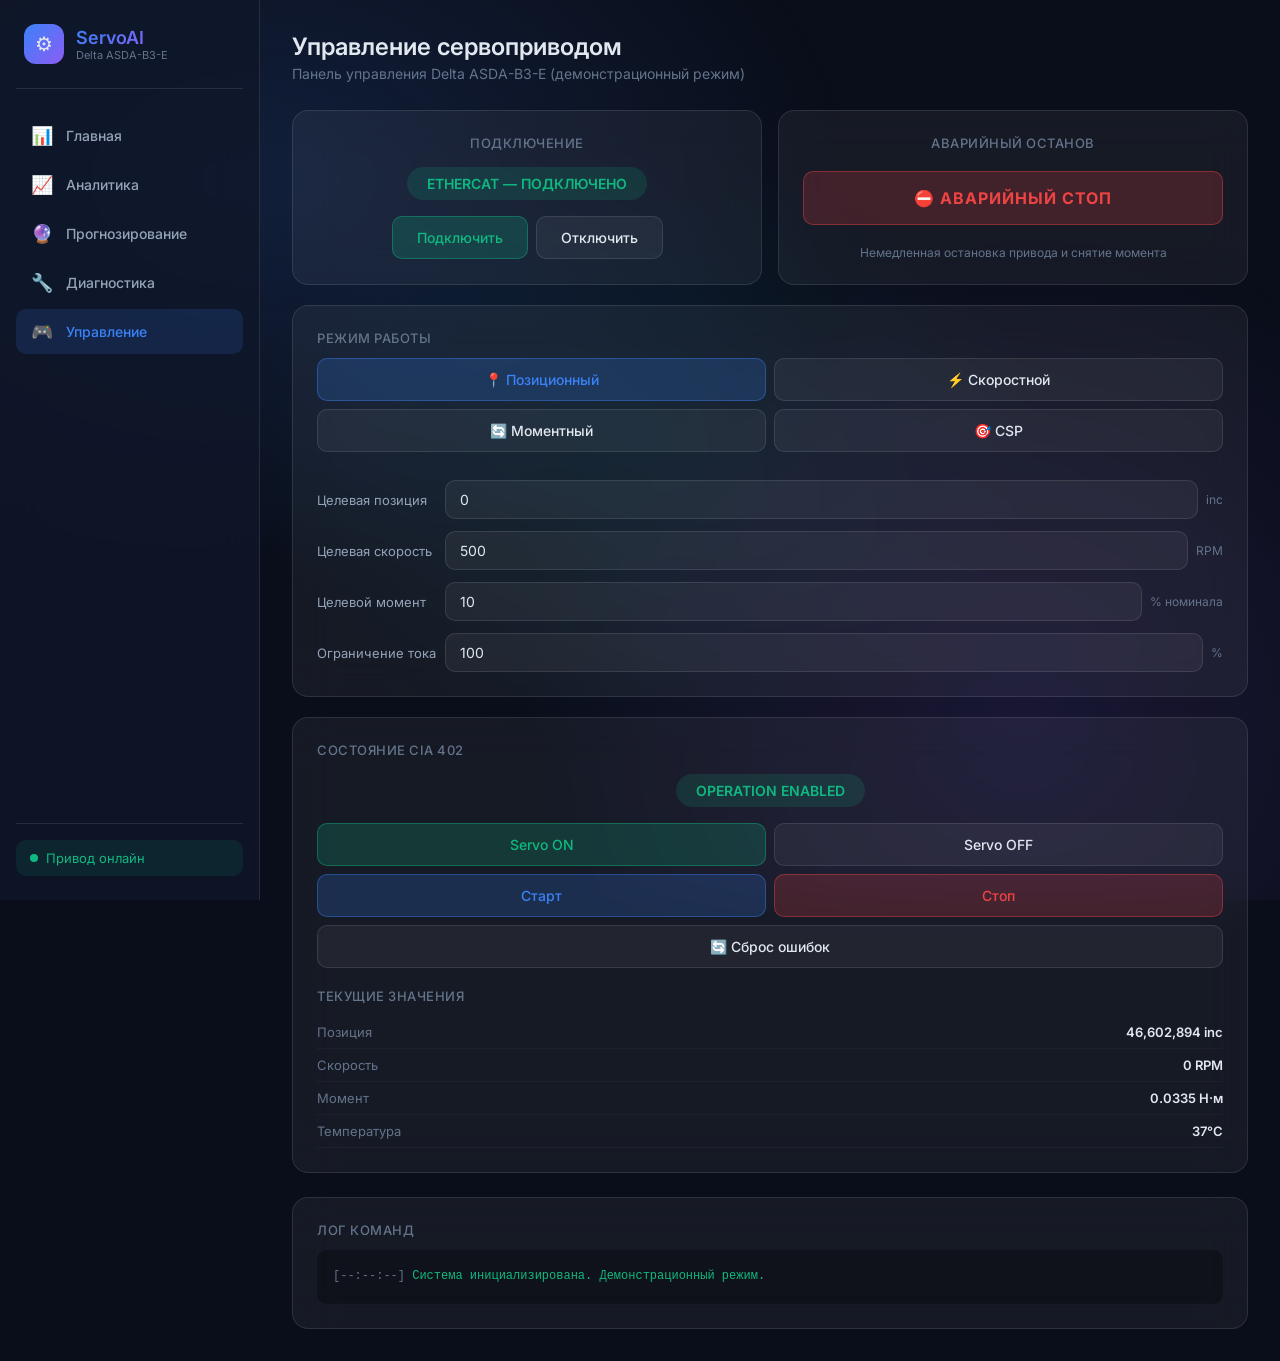
<file: dashboard/control.html>
<!DOCTYPE html>
<html lang="ru">
<head>
  <meta charset="UTF-8">
  <meta name="viewport" content="width=device-width, initial-scale=1.0">
  <title>ServoAI — Управление</title>
  <link rel="stylesheet" href="styles.css">
</head>
<body>
<div class="layout">
  <aside class="sidebar">
    <div class="logo"><div class="logo-icon">⚙</div><div><h1>ServoAI</h1><span>Delta ASDA-B3-E</span></div></div>
    <ul class="nav-links">
      <li><a href="index.html"><span class="icon">📊</span> Главная</a></li>
      <li><a href="analytics.html"><span class="icon">📈</span> Аналитика</a></li>
      <li><a href="predictions.html"><span class="icon">🔮</span> Прогнозирование</a></li>
      <li><a href="diagnostics.html"><span class="icon">🔧</span> Диагностика</a></li>
      <li><a href="control.html" class="active"><span class="icon">🎮</span> Управление</a></li>
    </ul>
    <div class="sidebar-footer"><div class="status-badge"><span class="status-dot"></span>Привод онлайн</div></div>
  </aside>

  <main class="main">
    <div class="page-header">
      <h2>Управление сервоприводом</h2>
      <p>Панель управления Delta ASDA-B3-E (демонстрационный режим)</p>
    </div>

    <!-- Connection + Emergency -->
    <div class="kpi-grid" style="margin-bottom:20px">
      <div class="card" style="text-align:center">
        <div class="card-title">Подключение</div>
        <div style="margin:16px 0">
          <span class="badge badge-ok" style="font-size:14px;padding:8px 20px" id="conn-badge">EtherCAT — Подключено</span>
        </div>
        <div style="display:flex;gap:8px;justify-content:center">
          <button class="btn btn-success" onclick="logCmd('Подключение установлено')">Подключить</button>
          <button class="btn" onclick="logCmd('Отключено от привода')">Отключить</button>
        </div>
      </div>
      <div class="card" style="text-align:center">
        <div class="card-title">Аварийный останов</div>
        <div style="margin:20px 0">
          <button class="btn btn-danger btn-lg" onclick="emergencyStop()" style="width:100%">
            ⛔ АВАРИЙНЫЙ СТОП
          </button>
        </div>
        <div style="color:var(--text-muted);font-size:12px">Немедленная остановка привода и снятие момента</div>
      </div>
    </div>

    <div class="chart-grid">
      <!-- Mode selection -->
      <div class="card">
        <div class="card-title">Режим работы</div>
        <div class="control-group">
          <div style="display:grid;grid-template-columns:1fr 1fr;gap:8px;margin-bottom:16px">
            <button class="btn btn-primary mode-btn active-mode" data-mode="1" onclick="setMode(this)">📍 Позиционный</button>
            <button class="btn mode-btn" data-mode="3" onclick="setMode(this)">⚡ Скоростной</button>
            <button class="btn mode-btn" data-mode="4" onclick="setMode(this)">🔄 Моментный</button>
            <button class="btn mode-btn" data-mode="8" onclick="setMode(this)">🎯 CSP</button>
          </div>

          <div class="input-group">
            <label>Целевая позиция</label>
            <input type="number" id="target-pos" value="0" step="1000">
            <span style="color:var(--text-muted);font-size:12px">inc</span>
          </div>
          <div class="input-group">
            <label>Целевая скорость</label>
            <input type="number" id="target-vel" value="500" step="100">
            <span style="color:var(--text-muted);font-size:12px">RPM</span>
          </div>
          <div class="input-group">
            <label>Целевой момент</label>
            <input type="number" id="target-trq" value="10" step="1">
            <span style="color:var(--text-muted);font-size:12px">% номинала</span>
          </div>
          <div class="input-group">
            <label>Ограничение тока</label>
            <input type="number" id="limit-cur" value="100" step="5" min="0" max="100">
            <span style="color:var(--text-muted);font-size:12px">%</span>
          </div>
        </div>
      </div>

      <!-- State machine -->
      <div class="card">
        <div class="card-title">Состояние CiA 402</div>
        <div style="text-align:center;margin:16px 0">
          <span class="badge badge-ok" style="font-size:14px;padding:8px 20px" id="state-badge">Operation Enabled</span>
        </div>
        <div class="control-group" style="gap:8px">
          <div style="display:grid;grid-template-columns:1fr 1fr;gap:8px">
            <button class="btn btn-success" onclick="sendCtrl('Servo ON — привод включён')">Servo ON</button>
            <button class="btn" onclick="sendCtrl('Servo OFF — привод выключен')">Servo OFF</button>
            <button class="btn btn-primary" onclick="sendCtrl('Запуск движения')">Старт</button>
            <button class="btn btn-danger" onclick="sendCtrl('Остановка движения')">Стоп</button>
          </div>
          <button class="btn" onclick="sendCtrl('Сброс ошибок (Fault Reset)')">🔄 Сброс ошибок</button>
        </div>

        <div style="margin-top:20px">
          <div class="card-title">Текущие значения</div>
          <div class="stat-row"><span class="stat-label">Позиция</span><span class="stat-value" id="cv-pos">—</span></div>
          <div class="stat-row"><span class="stat-label">Скорость</span><span class="stat-value" id="cv-vel">—</span></div>
          <div class="stat-row"><span class="stat-label">Момент</span><span class="stat-value" id="cv-trq">—</span></div>
          <div class="stat-row"><span class="stat-label">Температура</span><span class="stat-value" id="cv-temp">—</span></div>
        </div>
      </div>
    </div>

    <!-- Command log -->
    <div class="card" style="margin-top:20px">
      <div class="card-title">Лог команд</div>
      <div class="log-console" id="cmd-log">
        <div class="log-line"><span class="time">[--:--:--]</span> <span class="ok">Система инициализирована. Демонстрационный режим.</span></div>
      </div>
    </div>
  </main>
</div>

<script src="data.js"></script>
<script>
const last = TELEMETRY[TELEMETRY.length - 1];
document.getElementById('cv-pos').textContent = last.position.toLocaleString() + ' inc';
document.getElementById('cv-vel').textContent = last.velocity + ' RPM';
document.getElementById('cv-trq').textContent = (last.torque_Nm?.toFixed(4) ?? '—') + ' Н·м';
document.getElementById('cv-temp').textContent = last.drive_temp + '°C';

function now() {
  const d = new Date();
  return d.toTimeString().split(' ')[0];
}

function logCmd(msg, cls = 'cmd') {
  const log = document.getElementById('cmd-log');
  log.innerHTML += `<div class="log-line"><span class="time">[${now()}]</span> <span class="${cls}">${msg}</span></div>`;
  log.scrollTop = log.scrollHeight;
}

function setMode(btn) {
  document.querySelectorAll('.mode-btn').forEach(b => { b.classList.remove('btn-primary'); b.classList.add(''); });
  btn.classList.add('btn-primary');
  const modes = { '1': 'Позиционный (PP)', '3': 'Скоростной (PV)', '4': 'Моментный (TQ)', '8': 'CSP' };
  logCmd('Режим установлен: ' + modes[btn.dataset.mode]);
}

function sendCtrl(msg) {
  logCmd(msg);
}

function emergencyStop() {
  logCmd('⛔ АВАРИЙНЫЙ ОСТАНОВ АКТИВИРОВАН', 'err');
  document.getElementById('state-badge').textContent = 'Quick Stop Active';
  document.getElementById('state-badge').className = 'badge badge-danger';
  setTimeout(() => {
    logCmd('Привод остановлен. Требуется сброс ошибок.', 'err');
  }, 500);
}
</script>

<style>
.active-mode { background: rgba(59,130,246,0.2) !important; border-color: rgba(59,130,246,0.4) !important; }
</style>
</body>
</html>
</file>
<file: dashboard/styles.css>
/* ===== Glassmorphism Dashboard Theme ===== */
@import url('https://fonts.googleapis.com/css2?family=Inter:wght@300;400;500;600;700&display=swap');

:root {
  --bg-1: #0a0e1a;
  --bg-2: #111827;
  --glass: rgba(255,255,255,0.05);
  --glass-border: rgba(255,255,255,0.1);
  --glass-hover: rgba(255,255,255,0.08);
  --accent: #3b82f6;
  --accent-2: #8b5cf6;
  --accent-3: #06b6d4;
  --success: #10b981;
  --warning: #f59e0b;
  --danger: #ef4444;
  --text: #e2e8f0;
  --text-dim: #94a3b8;
  --text-muted: #64748b;
  --radius: 16px;
  --radius-sm: 10px;
}

* { margin:0; padding:0; box-sizing:border-box; }

body {
  font-family: 'Inter', sans-serif;
  background: var(--bg-1);
  color: var(--text);
  min-height: 100vh;
  overflow-x: hidden;
}

/* Animated gradient background */
body::before {
  content: '';
  position: fixed;
  inset: 0;
  background:
    radial-gradient(ellipse 600px 400px at 20% 20%, rgba(59,130,246,0.15), transparent),
    radial-gradient(ellipse 500px 500px at 80% 80%, rgba(139,92,246,0.12), transparent),
    radial-gradient(ellipse 400px 300px at 50% 50%, rgba(6,182,212,0.08), transparent);
  z-index: 0;
  pointer-events: none;
}

/* ===== Layout ===== */
.layout {
  display: flex;
  min-height: 100vh;
  position: relative;
  z-index: 1;
}

/* ===== Sidebar ===== */
.sidebar {
  width: 260px;
  min-height: 100vh;
  background: rgba(15,23,42,0.8);
  backdrop-filter: blur(20px);
  border-right: 1px solid var(--glass-border);
  padding: 24px 16px;
  display: flex;
  flex-direction: column;
  position: fixed;
  left: 0;
  top: 0;
  z-index: 100;
}

.sidebar .logo {
  display: flex;
  align-items: center;
  gap: 12px;
  padding: 0 8px 24px;
  border-bottom: 1px solid var(--glass-border);
  margin-bottom: 24px;
}

.logo-icon {
  width: 40px;
  height: 40px;
  background: linear-gradient(135deg, var(--accent), var(--accent-2));
  border-radius: 12px;
  display: flex;
  align-items: center;
  justify-content: center;
  font-size: 20px;
}

.logo h1 {
  font-size: 18px;
  font-weight: 600;
  background: linear-gradient(135deg, var(--accent), var(--accent-2));
  -webkit-background-clip: text;
  -webkit-text-fill-color: transparent;
}

.logo span {
  font-size: 11px;
  color: var(--text-muted);
  display: block;
}

.nav-links {
  list-style: none;
  display: flex;
  flex-direction: column;
  gap: 4px;
}

.nav-links a {
  display: flex;
  align-items: center;
  gap: 12px;
  padding: 12px 14px;
  border-radius: var(--radius-sm);
  color: var(--text-dim);
  text-decoration: none;
  font-size: 14px;
  font-weight: 500;
  transition: all 0.2s;
}

.nav-links a:hover {
  background: var(--glass-hover);
  color: var(--text);
}

.nav-links a.active {
  background: rgba(59,130,246,0.15);
  color: var(--accent);
}

.nav-links a .icon {
  font-size: 18px;
  width: 24px;
  text-align: center;
}

.sidebar-footer {
  margin-top: auto;
  padding-top: 16px;
  border-top: 1px solid var(--glass-border);
}

.status-badge {
  display: flex;
  align-items: center;
  gap: 8px;
  padding: 10px 14px;
  border-radius: var(--radius-sm);
  background: rgba(16,185,129,0.1);
  font-size: 13px;
  color: var(--success);
}

.status-dot {
  width: 8px;
  height: 8px;
  border-radius: 50%;
  background: var(--success);
  animation: pulse 2s infinite;
}

@keyframes pulse {
  0%, 100% { opacity: 1; }
  50% { opacity: 0.4; }
}

/* ===== Main content ===== */
.main {
  margin-left: 260px;
  flex: 1;
  padding: 32px;
  min-height: 100vh;
}

.page-header {
  margin-bottom: 28px;
}

.page-header h2 {
  font-size: 24px;
  font-weight: 600;
  margin-bottom: 4px;
}

.page-header p {
  color: var(--text-muted);
  font-size: 14px;
}

/* ===== Glass Card ===== */
.card {
  background: var(--glass);
  backdrop-filter: blur(20px);
  border: 1px solid var(--glass-border);
  border-radius: var(--radius);
  padding: 24px;
  transition: all 0.3s;
}

.card:hover {
  background: var(--glass-hover);
  border-color: rgba(255,255,255,0.15);
  box-shadow: 0 8px 32px rgba(0,0,0,0.3);
}

.card-title {
  font-size: 13px;
  font-weight: 500;
  color: var(--text-muted);
  text-transform: uppercase;
  letter-spacing: 0.5px;
  margin-bottom: 12px;
}

/* ===== KPI Grid ===== */
.kpi-grid {
  display: grid;
  grid-template-columns: repeat(auto-fit, minmax(200px, 1fr));
  gap: 16px;
  margin-bottom: 24px;
}

.kpi-card {
  position: relative;
  overflow: hidden;
}

.kpi-value {
  font-size: 28px;
  font-weight: 700;
  margin-bottom: 4px;
}

.kpi-unit {
  font-size: 14px;
  font-weight: 400;
  color: var(--text-dim);
}

.kpi-change {
  font-size: 12px;
  margin-top: 8px;
}

.kpi-change.up { color: var(--success); }
.kpi-change.down { color: var(--danger); }
.kpi-change.neutral { color: var(--text-muted); }

.kpi-icon {
  position: absolute;
  right: 20px;
  top: 20px;
  font-size: 32px;
  opacity: 0.3;
}

.kpi-sparkline {
  margin-top: 12px;
  height: 40px;
}

/* ===== Charts ===== */
.chart-grid {
  display: grid;
  grid-template-columns: repeat(auto-fit, minmax(480px, 1fr));
  gap: 20px;
  margin-bottom: 24px;
}

.chart-container {
  position: relative;
  height: 280px;
}

.chart-full {
  height: 350px;
}

/* ===== Tables ===== */
.table-wrap {
  overflow-x: auto;
}

table {
  width: 100%;
  border-collapse: collapse;
  font-size: 13px;
}

th {
  text-align: left;
  padding: 12px 16px;
  color: var(--text-muted);
  font-weight: 500;
  border-bottom: 1px solid var(--glass-border);
  text-transform: uppercase;
  letter-spacing: 0.5px;
  font-size: 11px;
}

td {
  padding: 12px 16px;
  border-bottom: 1px solid rgba(255,255,255,0.03);
}

tr:hover td {
  background: var(--glass-hover);
}

/* ===== Severity badges ===== */
.badge {
  display: inline-block;
  padding: 4px 10px;
  border-radius: 20px;
  font-size: 11px;
  font-weight: 600;
  text-transform: uppercase;
}

.badge-ok { background: rgba(16,185,129,0.15); color: var(--success); }
.badge-warn { background: rgba(245,158,11,0.15); color: var(--warning); }
.badge-danger { background: rgba(239,68,68,0.15); color: var(--danger); }
.badge-info { background: rgba(59,130,246,0.15); color: var(--accent); }

/* ===== Gauge / Progress ===== */
.gauge-wrap {
  display: flex;
  align-items: center;
  justify-content: center;
  padding: 20px;
}

.progress-bar {
  height: 8px;
  background: rgba(255,255,255,0.08);
  border-radius: 4px;
  overflow: hidden;
  margin-top: 8px;
}

.progress-fill {
  height: 100%;
  border-radius: 4px;
  transition: width 1s ease;
}

/* ===== Control Panel ===== */
.control-group {
  display: flex;
  flex-direction: column;
  gap: 12px;
}

.btn {
  display: inline-flex;
  align-items: center;
  justify-content: center;
  gap: 8px;
  padding: 12px 24px;
  border: 1px solid var(--glass-border);
  border-radius: var(--radius-sm);
  background: var(--glass);
  color: var(--text);
  font-size: 14px;
  font-weight: 500;
  cursor: pointer;
  transition: all 0.2s;
  font-family: inherit;
}

.btn:hover {
  background: var(--glass-hover);
  transform: translateY(-1px);
}

.btn-primary {
  background: rgba(59,130,246,0.2);
  border-color: rgba(59,130,246,0.4);
  color: var(--accent);
}

.btn-success {
  background: rgba(16,185,129,0.2);
  border-color: rgba(16,185,129,0.4);
  color: var(--success);
}

.btn-danger {
  background: rgba(239,68,68,0.2);
  border-color: rgba(239,68,68,0.4);
  color: var(--danger);
}

.btn-danger.btn-lg {
  padding: 16px 32px;
  font-size: 16px;
  font-weight: 700;
  text-transform: uppercase;
  letter-spacing: 1px;
}

.input-group {
  display: flex;
  gap: 8px;
  align-items: center;
}

.input-group label {
  font-size: 13px;
  color: var(--text-dim);
  min-width: 120px;
}

.input-group input, .input-group select {
  flex: 1;
  padding: 10px 14px;
  background: rgba(255,255,255,0.05);
  border: 1px solid var(--glass-border);
  border-radius: var(--radius-sm);
  color: var(--text);
  font-size: 14px;
  font-family: inherit;
  outline: none;
  transition: border-color 0.2s;
}

.input-group input:focus, .input-group select:focus {
  border-color: var(--accent);
}

/* ===== Health Score ===== */
.health-score {
  text-align: center;
  padding: 30px 20px;
}

.health-value {
  font-size: 64px;
  font-weight: 700;
  background: linear-gradient(135deg, var(--success), var(--accent-3));
  -webkit-background-clip: text;
  -webkit-text-fill-color: transparent;
  line-height: 1;
}

.health-label {
  font-size: 14px;
  color: var(--text-muted);
  margin-top: 8px;
}

/* ===== Risk meter ===== */
.risk-meter {
  display: flex;
  gap: 3px;
  height: 24px;
  margin: 12px 0;
}

.risk-segment {
  flex: 1;
  border-radius: 4px;
  transition: opacity 0.3s;
}

/* ===== Timeline ===== */
.timeline {
  position: relative;
  padding-left: 28px;
}

.timeline::before {
  content: '';
  position: absolute;
  left: 8px;
  top: 0;
  bottom: 0;
  width: 2px;
  background: var(--glass-border);
}

.timeline-item {
  position: relative;
  padding-bottom: 24px;
}

.timeline-item::before {
  content: '';
  position: absolute;
  left: -24px;
  top: 4px;
  width: 12px;
  height: 12px;
  border-radius: 50%;
  border: 2px solid var(--accent);
  background: var(--bg-1);
}

.timeline-item.done::before {
  background: var(--success);
  border-color: var(--success);
}

.timeline-date {
  font-size: 11px;
  color: var(--text-muted);
  margin-bottom: 4px;
}

.timeline-text {
  font-size: 14px;
}

/* ===== Log Console ===== */
.log-console {
  background: rgba(0,0,0,0.3);
  border-radius: var(--radius-sm);
  padding: 16px;
  font-family: 'Consolas', 'Monaco', monospace;
  font-size: 12px;
  max-height: 250px;
  overflow-y: auto;
  line-height: 1.8;
}

.log-line .time { color: var(--text-muted); }
.log-line .cmd { color: var(--accent-3); }
.log-line .ok { color: var(--success); }
.log-line .err { color: var(--danger); }

/* ===== Stat row ===== */
.stat-row {
  display: flex;
  justify-content: space-between;
  padding: 8px 0;
  border-bottom: 1px solid rgba(255,255,255,0.03);
  font-size: 13px;
}

.stat-label { color: var(--text-muted); }
.stat-value { font-weight: 600; }

/* ===== Responsive ===== */
@media (max-width: 900px) {
  .sidebar { display: none; }
  .main { margin-left: 0; }
  .chart-grid { grid-template-columns: 1fr; }
  .kpi-grid { grid-template-columns: repeat(2, 1fr); }
}

@media (max-width: 600px) {
  .main { padding: 16px; }
  .kpi-grid { grid-template-columns: 1fr; }
}
</file>
